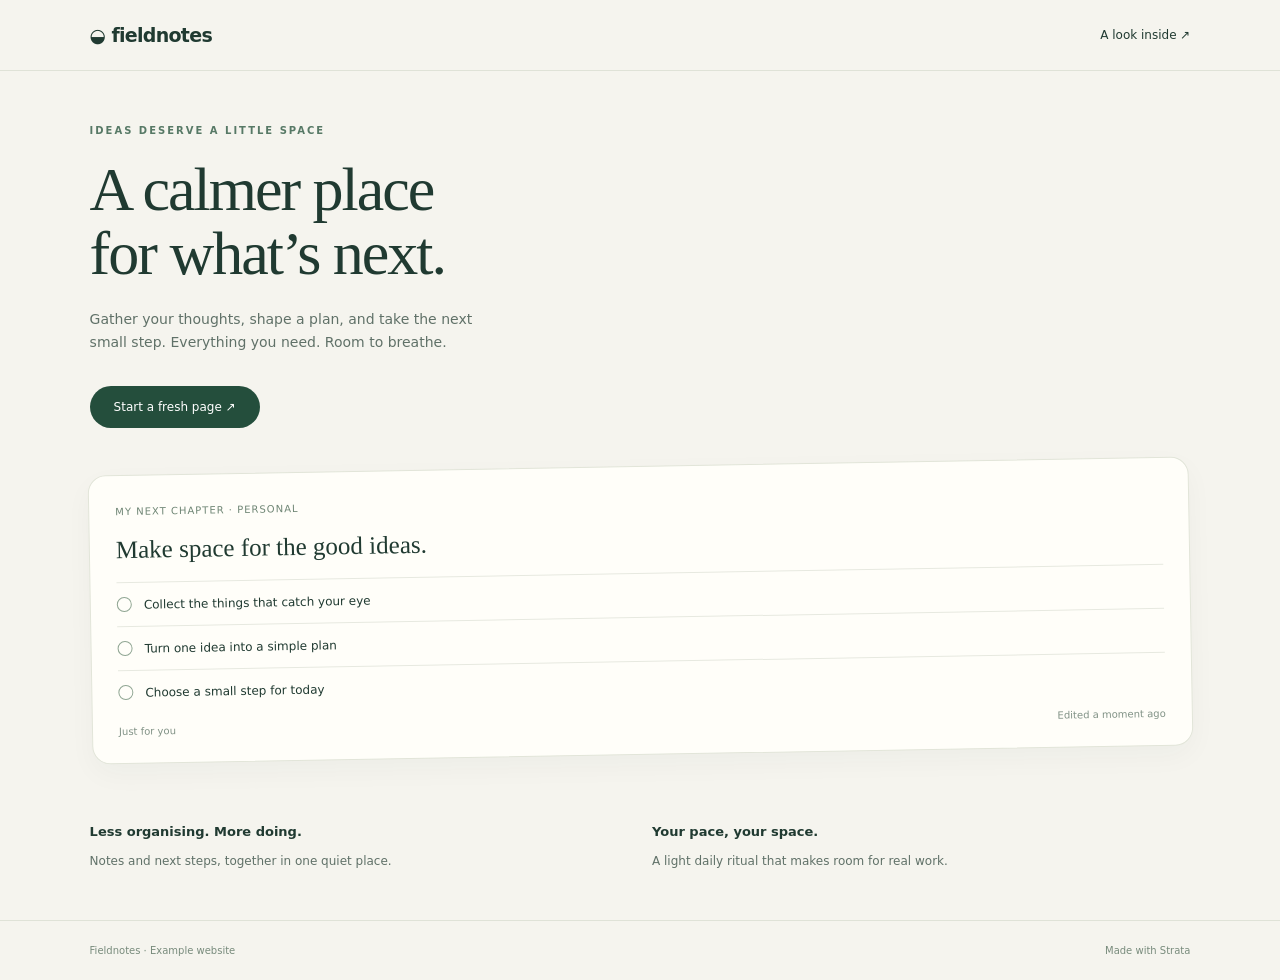
<file: apps/host/public/examples/fieldnotes.html>
<!doctype html><html lang="en"><meta charset="UTF-8"><meta name="viewport" content="width=device-width,initial-scale=1"><title>Fieldnotes — a calmer place for ideas</title><style>*{box-sizing:border-box}body{margin:0;background:#f5f4ee;color:#203a31;font-family:system-ui,sans-serif;font-size:14px}nav{display:flex;align-items:center;justify-content:space-between;padding:24px 7%;border-bottom:1px solid #dfe2d7}nav strong{font-size:19px;letter-spacing:-.7px}a{color:inherit;text-decoration:none}nav a{font-size:12px}main{padding:54px 7% 36px}.eyebrow{text-transform:uppercase;font-size:10px;letter-spacing:2px;font-weight:700;color:#577966}h1{font-family:Georgia,serif;font-size:clamp(38px,7vw,62px);line-height:1.03;letter-spacing:-2px;font-weight:400;max-width:540px;margin:22px 0}p{color:#607168;line-height:1.65;max-width:420px}.cta{background:#244e3c;color:white;border:0;border-radius:28px;padding:14px 24px;font:inherit;font-size:12px;margin:18px 0 38px;cursor:pointer}.note{background:#fffef9;border:1px solid #e2e5d9;border-radius:18px;padding:26px;transform:rotate(-1deg);box-shadow:0 10px 28px #203a3109}.note small{font-size:10px;text-transform:uppercase;letter-spacing:1px;color:#6e8574}.note h2{font:25px Georgia,serif;margin:18px 0}.line{display:flex;align-items:center;gap:12px;border-top:1px solid #e7e9e0;padding:14px 0;font-size:12px}.circle{width:15px;height:15px;border:1px solid #90a693;border-radius:50%}.note footer{display:flex;justify-content:space-between;margin-top:12px;color:#819286;font-size:10px}.features{display:grid;grid-template-columns:1fr 1fr;gap:24px;margin-top:36px}.features h3{font-size:13px}.features p{font-size:12px}body>footer{padding:24px 7%;border-top:1px solid #dfe2d7;font-size:10px;color:#788b7c;display:flex;justify-content:space-between}#feedback{min-height:20px;font-size:12px}@media(max-width:400px){main{padding-top:36px}.features{grid-template-columns:1fr}h1{font-size:40px}}</style><nav><strong>◒ fieldnotes</strong><a href="#inside">A look inside ↗</a></nav><main><div class="eyebrow">Ideas deserve a little space</div><h1>A calmer place<br>for what’s next.</h1><p>Gather your thoughts, shape a plan, and take the next small step. Everything you need. Room to breathe.</p><button class="cta" onclick="document.getElementById('feedback').textContent='Your first note is ready below. This is a working preview.'">Start a fresh page ↗</button><div id="inside" class="note"><small>My next chapter · Personal</small><h2>Make space for the good ideas.</h2><div class="line"><span class="circle"></span>Collect the things that catch your eye</div><div class="line"><span class="circle"></span>Turn one idea into a simple plan</div><div class="line"><span class="circle"></span>Choose a small step for today</div><footer><span>Just for you</span><span>Edited a moment ago</span></footer></div><div id="feedback" role="status"></div><section class="features"><div><h3>Less organising. More doing.</h3><p>Notes and next steps, together in one quiet place.</p></div><div><h3>Your pace, your space.</h3><p>A light daily ritual that makes room for real work.</p></div></section></main><footer><span>Fieldnotes · Example website</span><span>Made with Strata</span></footer></html>
</file>
